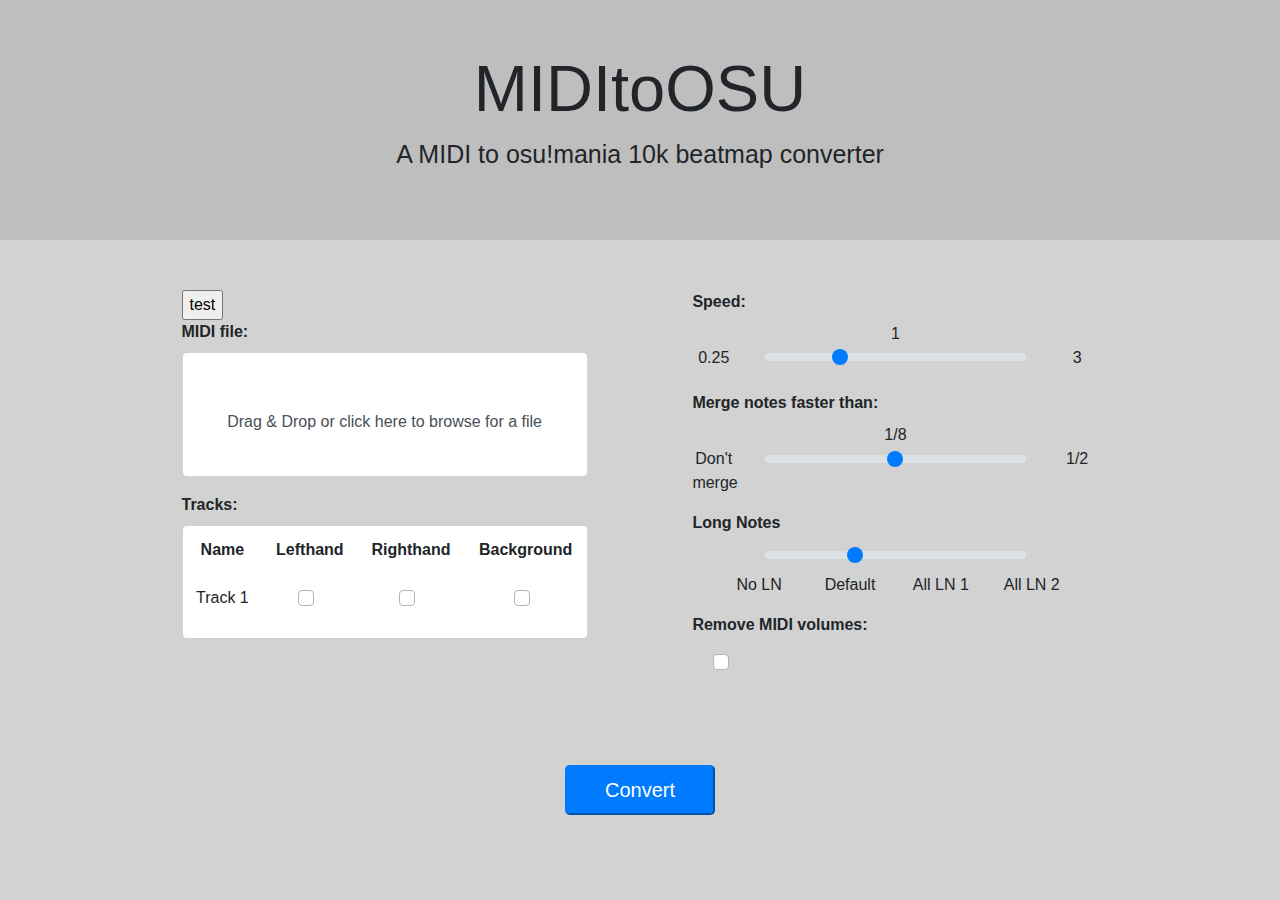
<file: index.html>
<!DOCTYPE html>
<html lang="en">

<head>
    <title>MIDItoOSU</title>

    <meta charset="utf-8" />
    <meta name="viewport" content="width=device-width, initial-scale=1" />

    <link rel="stylesheet" href="css/bootstrap.min.css" />
    <link rel="stylesheet" href="css/style.css" />

    <script src="js/jquery-3.4.1.min.js"></script>
    <script src="js/bootstrap.min.js"></script>
    <script src="js/functions.js"></script>

    <!-- midi.js -->
    <script src="js/MIDI.js"></script>
    <!-- shim -->
	<script src="inc/shim/Base64.js" type="text/javascript"></script>
	<script src="inc/shim/Base64binary.js" type="text/javascript"></script>
	<script src="inc/shim/WebAudioAPI.js" type="text/javascript"></script>
	<script src="inc/shim/WebMIDIAPI.js" type="text/javascript"></script>
	<!-- jasmid package -->
	<script src="inc/jasmid/stream.js"></script>
	<script src="inc/jasmid/midifile.js"></script>
	<script src="inc/jasmid/replayer.js"></script>
	<!-- midi.js package -->
	<script src="js/midi/audioDetect.js" type="text/javascript"></script>
	<script src="js/midi/gm.js" type="text/javascript"></script>
	<script src="js/midi/loader.js" type="text/javascript"></script>
	<script src="js/midi/plugin.audiotag.js" type="text/javascript"></script>
	<script src="js/midi/plugin.webaudio.js" type="text/javascript"></script>
	<script src="js/midi/plugin.webmidi.js" type="text/javascript"></script>
	<script src="js/midi/player.js" type="text/javascript"></script>
	<script src="js/midi/synesthesia.js" type="text/javascript"></script>
	<!-- utils -->
	<script src="js/util/dom_request_xhr.js" type="text/javascript"></script>
	<script src="js/util/dom_request_script.js" type="text/javascript"></script>
	<!-- includes -->
	<script src="inc/timer.js" type="text/javascript"></script>
	<script src="inc/colorspace.js" type="text/javascript"></script>
	<script src="inc/event.js" type="text/javascript"></script>
</head>


<body>
    <header>
        <div id="header-content">
            <h1>MIDItoOSU</h1>
            <p>A MIDI to osu!mania 10k beatmap converter</p>
        </div>
    </header>


    <main>
        <form action="php/convert.php" method="post">
            <div class="row">
                <div class="col" id="main-content-1">
                    <input type="button" id="test" value="test">
                    <div class="form-group">
                        <label for="midi" title="Upload a MIDI file. This file will later be converted to a beatmap."><b>MIDI file:</b></label>
                        <label for="midi" class="form-control" id="choose-midi">
                            Drag & Drop or click here to browse for a file
                        </label>
                        <input type="file" accept=".mid" id="midi" name="midi" hidden />
                    </div>

                    <div class="form-group">
                        <label id="tracks-label" title="The tracks inside the file. Click on one to see more options."><b>Tracks:</b></label>
                        <div id="tracks">
                            <table class="table table-borderless" id="tracks-table">
                                <thead>
                                    <tr>
                                        <th title="The name of the track. This could be the name given by the file, the instrument or just 'Track x' depending on the data in the file.">Name</th>
                                        <th title="Check this to add the notes in this track to the first 5 columns of the beatmap.">Lefthand</th>
                                        <th title="Check this to add the notes in this track to the last 5 columns of the beatmap.">Righthand</th>
                                        <th title="Check this to add this track to the background music. You will not have to press any buttons.">Background</th>
                                    </tr>
                                </thead>
                                <tbody>
                                    <tr class="track-row" id="track-1">
                                        <td>Track 1</td>
                                        <td>
                                            <div class="custom-control custom-checkbox">
                                                <input type="checkbox" class="custom-control-input"
                                                    id="track-1-lefthand" name="track-1-lefthand">
                                                <label class="custom-control-label" for="track-1-lefthand"></label>
                                            </div>
                                        </td>
                                        <td>
                                            <div class="custom-control custom-checkbox">
                                                <input type="checkbox" class="custom-control-input"
                                                    id="track-1-righthand" name="track-1-righthand">
                                                <label class="custom-control-label" for="track-1-righthand"></label>
                                            </div>
                                        </td>
                                        <td>
                                            <div class="custom-control custom-checkbox">
                                                <input type="checkbox" class="custom-control-input"
                                                    id="track-1-background" name="track-1-background">
                                                <label class="custom-control-label" for="track-1-background"></label>
                                            </div>
                                        </td>
                                    </tr>
                                    <tr id="track-1-options-1" hidden>
                                        <td>
                                            <input type="button" class="form-control track-preview" value="play"
                                                id="track-1-preview" title="Start playing, pause or resume this track with the settings on the page."/>
                                        </td>
                                        <td>
                                            <select class="form-control track-sound" id="track-1-sound"
                                                name="track-1-sound" title="Change the sound of the notes in this track. Select 'Add custom sound' to browse for and add your own sound. Your sound files must be inside one of the following archives: .zip, .rar, .7z and must have the following structure: WORK IN PROGRESS">
                                                <option value="Custom">Add custom sound</option>
                                                <option value="Piano 1" selected>Piano 1</option>
                                                <option value="Piano 2">Piano 2</option>
                                                <option value="Piano 3">Piano 3</option>
                                                <option value="Violin 1">Violin 1</option>
                                                <option value="Violin 2">Violin 2</option>
                                                <option value="Trumpet">Trumpet</option>
                                            </select>
                                        </td>
                                        <td colspan="2" title="The volume difference of the track. This will not make all notes sound equally loud but rather make them x times louder/more silent than they are in the file. To make every note sound equally loud, check the 'Remove MIDI volumes' checkbox on the right. To not use sound for this track, slide all the way to the left.">
                                            <div class="row">
                                                <div class="col-md-12 text-center">
                                                    <span id="track-1-volume-value">100</span>
                                                </div>
                                            </div>
                                            <div class="row range-div">
                                                <div class="col-md-2">
                                                    <span>No sound</span>
                                                </div>
                                                <div class="col-md-8">
                                                    <input type="range" class="custom-range track-volume" min="0"
                                                        max="200" step="5" value="100" id="track-1-volume"
                                                        name="track-1-volume">
                                                </div>
                                                <div class="col-md-2">
                                                    <span>200</span>
                                                </div>
                                            </div>
                                        </td>
                                    </tr>
                                    <tr id="track-1-options-2" hidden>
                                        <td colspan="4" title="The time bar of the track being played. See this as one of those bars under a video or music player.">
                                            <div class="row">
                                                <div class="col-md-12 text-center">
                                                    <span id="track-1-timebar-value">0</span>
                                                </div>
                                            </div>
                                            <div class="row range-div">
                                                <div class="col-md-2">
                                                    <span>0</span>
                                                </div>
                                                <div class="col-md-8">
                                                    <input type="range" class="custom-range track-timebar" min="0"
                                                        max="180" step="1" value="0" id="track-1-timebar">
                                                </div>
                                                <div class="col-md-2">
                                                    <span>180</span>
                                                </div>
                                            </div>
                                        </td>
                                    </tr>
                                </tbody>
                            </table>
                        </div>
                    </div>

                    <input type="file" accept=".zip,.rar,.7z" id="custom-sound" hidden />
                </div>


                <div class="col" id="main-content-2">
                    <div class="form-group">
                        <label for="speed" title="The speed of the beatmap. See this as making it x times slower/faster."><b>Speed:</b></label>
                        <div class="row">
                            <div class="col-md-12 text-center">
                                <span id="speed-value">1</span>
                            </div>
                        </div>
                        <div class="row range-div">
                            <div class="col-md-2">
                                <span>0.25</span>
                            </div>
                            <div class="col-md-8">
                                <input type="range" class="custom-range" min="0.25" max="3" step="0.25" value="1"
                                    id="speed" name="speed">
                            </div>
                            <div class="col-md-2">
                                <span>3</span>
                            </div>
                        </div>
                    </div>

                    <div class="form-group">
                        <label for="merge" title="The interval at which notes will be put on the same spot/time. Slide all the way left to disable this feature."><b>Merge notes faster than:</b></label>
                        <div class="row">
                            <div class="col-md-12 text-center">
                                <span id="merge-value">1/8</span>
                            </div>
                        </div>
                        <div class="row range-div">
                            <div class="col-md-2">
                                <span>Don't merge</span>
                            </div>
                            <div class="col-md-8">
                                <input type="range" class="custom-range" min="0" max="4" step="1" value="2" id="merge"
                                    name="merge">
                            </div>
                            <div class="col-md-2">
                                <span>1/2</span>
                            </div>
                        </div>
                    </div>

                    <div class="form-group">
                        <label for="ln" title="How notes are handled. Hover over the specific options to learn more."><b>Long Notes</b></label>
                        <div class="row">
                            <div class="col-md-2"></div>
                            <div class="col-md-8" style="width: 80%;">
                                <input type="range" class="custom-range" min="0" max="3" step="1" value="1" id="ln"
                                    name="ln">
                            </div>
                            <div class="col-md-2"></div>
                        </div>
                        <div class="row">
                            <div class="col-md-1"></div>
                            <div class="col text-center" title="Makes every note a short note.">
                                <span>No LN</span>
                            </div>
                            <div class="col text-center" title="Looks at the length of the note in the file and decides if it should be a long note or a short note.">
                                <span>Default</span>
                            </div>
                            <div class="col text-center" title="Makes every note the length it is in the file.">
                                <span>All LN 1</span>
                            </div>
                            <div class="col text-center" title="Makes every note the length it is in the file and extends it untill the next note. This way you will always be pressing at least one button.">
                                <span>All LN 2</span>
                            </div>
                            <div class="col-md-1"></div>
                        </div>
                    </div>

                    <div class="form-group">
                        <label for="singletone" title="Ignores the volume values in the file making every note in a track the same volume. The volume of different tracks can still vary by changing their volume slide."><b>Remove MIDI volumes:</b></label>
                        <div class="custom-control custom-checkbox" id="singletone-div">
                            <input type="checkbox" class="custom-control-input" id="singletone" name="singletone">
                            <label class="custom-control-label" for="singletone"></label>
                        </div>
                    </div>
                </div>
            </div>


            <div class="form-group text-center" id="submit-div">
                <button type="submit" id="submit" class="btn-lg btn-primary" title="Checks if you have done everything to start converting. If you have not, a popup will show telling you what you still have to do. If you have, it will start the converting process.">Convert</button>
            </div>
        </form>
    </main>

    
    <script>
        $(document).ready(function () {
            $("#test").click(function(){
                MIDI.loadPlugin({
                    soundfontUrl: "soundfont/",
                    instrument: "acoustic_grand_piano",
                    onprogress: function(state, progress) {
                        console.log(state, progress);
                    },
                    onsuccess: function() {
                        var file = $("#midi").prop("files")[0];
                        
                        var reader = new FileReader();
                        reader.readAsDataURL(file);
                        reader.onload = function () {
                            var b64 = reader.result;

                            var player = MIDI.Player;
                            midi.BPM = 120;
                            player.timeWarp = 1;
                            player.loadFile(b64, player.start);
                        };

                        // var b64 = 'data:@file/midi;base64,TVRoZAAAAAYAAQACAeBNVHJrAAAZ9wD/CA1GbG93ZXIgRGFuY2UAAP8KKE11c2ljIGJ5IERKIE9rYXdhcmkKTHlyaWNzIGJ5IEsuWS4gSG9uZwAA/1gEBAIYCAD/WQIFAAD/[base64]/[base64]/UHc/AAFJUHdJAAE/UHc/AAFHUHdHAAE/UHc/AAFLUHdLAAE/UHc/AAFJUHdJAAFAUHdAAAFHUHdHAAFAUHdAAAFGUHdGAAFAUHdAAAFEUHdEAAFAUHdAAAFDUABAUAA9UIFvQwAAQAAAPQABRFAAQFAAPVCBb0QAAEAAAD0AAUZQAEBQAD1QgW9GAABAAAA9AAE/[base64]/AAFHUHdHAAE/UHc/AAFGUHdGAAE/UHc/AAFHUHdHAAE/UHc/AAFJUHdJAAE/UHc/AAFGUHdGAAE6UHc6AAFEUHdEAAE6UHc6AAFCUHdCAAE6UHc6AAE/UHc/AAFCUHdCAAFEUHdEAAE7UHc7AAFCUHdCAAE7UHc7AAFEUHdEAAE7UHc7AAFEUHdEAAFHUHdHAAFCUHdCAAE7UHc7AAFAUHdAAAE7UHc7AAE/[base64]/UHc/AAFJUHdJAAE/UHc/AAFHUHdHAAE/UHc/AAFLUHdLAAE/UHc/AAFJUHdJAAFAUHdAAAFHUHdHAAFAUHdAAAFGUHdGAAFAUHdAAAFEUHdEAAFAUHdAAAFDUABAUAA9UIFvQwAAQAAAPQABRFAAQFAAPVCBb0QAAEAAAD0AAUZQAEBQAD1QgW9GAABAAAA9AAE/[base64]/[base64]/UQMPQkAAkEtAd0sAAVVAAFJAd1UAAFIAAVdAAFNAgW9XAABTAAFQQIFvUAABSUCBb0kAAUtAgW9LAAFJQIFvSQABRECBb0QAAUlAgW9JAAH/UQMUzrUAkEshgW9LAAFJIYFvSQABUCGBb1AAAUkhgW9JAAFLIYFvSwABSSGBb0kAAUQhgW9EAAFJIYFvSQAB/y8ATVRyawAAGBkA/1kCBQAAwQAAsUB/AJE0UAKxB2QCCkACWx4CXR6BZ5E0AAE7UIFvOwABQFCBb0AAAUJQgW9CAAFEUINfRAABKFCDX7FAAACRKAABsUB/AJE2UIFvNgABPVCBbz0AAUJQgW9CAAFEUIFvRAABRlCDX0YAASpQg1+xQAAAkSoAAbFAfwCROFCBbzgAAT9QgW8/[base64]/AJE2UIFvNgABPVCBbz0AAUJQgW9CAAFEUIFvRAABRlCDX0YAATZQACpQg1+xQAAAkTYAACoAAbFAfwCROFCBbzgAAT9QgW8/AAFEUIFvRAABRlCBb0YAAUdQg19HAAE4UAAsUINfsUAAAJE4AAAsAAEsUAAgUI5/LAAAIAABsUB/gXCRO1CDXzsAgXE4UIFvOAABPVCBbz0AAUJQg1+xQAAAkUIAAbFAfwCRL1CBby8AATpQgW86AAE/UIFvPwABQ1CBb0MAAThQgW84AAE/UIFvPwABRFCBb0QAAT9QgW+xQAAAkT8AAbFAfwCRNFCBbzQAATtQgW87AAFAUIFvQAABO1CBbzsAATZQgW82AAE9UIFvPQABQlCBb0IAAT1QgW+xQAAAkT0AAbFAfwCROFCBbzgAAT9QgW8/AAFEUIFvRAABRlCBb0YAAUdQgW9HAAE/UIFvPwABRFCDX7FAAACRRAABsUB/[base64]/UAA6UAA2UIFvPwAAOgAANgABP1AAOlAANlCDX7FAAACRPwAAOgAANgABsUB/AJE0UAAoUIFvNAAAKAABOFB3OAABNlB3NgABOFCBbzgAATtQdzsAAThQdzgAAS9QgW8vAAE/[base64]/UHc/AAE9UAAxUIFvPQAAMQABO1AAL1CBbzsAAC8AATpQAC5Qg1+xQAAAkToAAC4AAbFAfwCROFAALFCBbzgAACwAATtQdzsAATpQdzoAAT1Qdz0AATtQdzsAATpQdzoAATtQdzsAATNQgW8zAAE6UAA2UIFvOgAANgABNlCDX7FAAACRNgABsUB/AJE0UAAoUIFvNAAAKAABOFB3OAABNlB3NgABOFB3OAABOlB3OgABO1B3OwABOFB3OAABL1CBby8AATZQgW82AAE7UIFvOwABNlCBb7FAAACRNgABsUB/[base64]/AJEvUIFvLwABOlCBbzoAAT9QgW8/AAFDUIFvQwABOFCBbzgAAT9QgW8/AAFEUIFvRAABP1CBb7FAAACRPwABsUB/AJE0UIFvNAABO1CBbzsAAUBQgW9AAAE7UIFvOwABNlCBbzYAAT1QgW89AAFCUIFvQgABPVCBb7FAAACRPQABsUB/AJE4UIFvOAABP1CBbz8AAURQgW9EAAFGUIFvRgABR1CBb0cAAT9QgW8/AAFEUINfsUAAAJFEAAGxQH8AkTRQgW80AAE7UINfOwCBcTZQgW82AAE9UIFvPQABQlCDX7FAAACRQgABsUB/AJEnUIFvJwABLlCBby4AATNQgW8zAAE6UIFvOgABOFAAM1AALFCHP7FAAACROAAAMwAALAABsUB/AJEoUIFvKAABL1CBby8AATRQgW80AAEvUIFvLwABKlCBbyoAATFQgW8xAAE2UIFvNgABMVCBb7FAAACRMQABsUB/AJEsUIFvLAABM1CBbzMAAThQgW84AAE6UIFvOgABO1CBbzsAAThQACxQgW84AAAsAAEzUAAnUIFvMwAAJwABLFAAIFCBb7FAAACRLAAAIAABsUB/AJE4UAAsUIFvOAAALAABO1B3OwABOlB3OgABPVB3PQABO1B3OwABOlB3OgABO1B3OwABM1CBbzMAAT9QADpQADZQgW8/AAA6AAA2AAE/UAA6UAA2UINfsUAAAJE/AAA6AAA2AAGxQH8AkTRQAChQgW80AAAoAAE4UHc4AAE2UHc2AAE4UIFvOAABO1B3OwABOFB3OAABL1CBby8AAT9QADtQgXBCUIFvQgAAPwAAOwABQlCBb7FAAACRQgABsUB/[base64]/[base64]/AJExUAAlUIFvMQAAJQABL1AAI1CBby8AACMAAS5QACJQgmcuAAAiAAEsUAAgUHcsAAAgAAEsUAAgUIFvLAAAIAABM1CBbzMAAThQg1+xQAAAkTgAAbFAfwCRQFCDX0AAAUBQg19AAAFCUINfQgABP1CDX7FAAACRPwABsUB/AJFEUINfRAABP1CDXz8AAThQg184AAE/UINfsUAAAJE/AAGxQH8AkUBQg19AAAFEUINfRAABQlCDX0IAAT9Qg1+xQAAAkT8AAbFAfwCRRFCDX0QAAT9Qg18/AAFEUINfRAABP1CDX7FAAACRPwABsUB/AJFAUIc/QAABQlCDX0IAAT9Qg1+xQAAAkT8AAbFAfwCRRFCDX0QAAT9Qg18/AAFEUINfRAABP1CDX7FAAACRPwABsUB/AJFAUIc/QAABQlCDX0IAAT9Qg1+xQAAAkT8AAbFAfwCROFCBbzgAAT9QgW8/AAFEUIFvRAABRlCBb0YAAUdQgW9HAAE/UIFvPwABRFCDX7FAAACRRAABsUB/AJEoUIFvKAABL1CBby8AATRQgW80AAEvUIFvLwABKlCBbyoAATFQgW8xAAE2UIFvNgABMVCBb7FAAACRMQABsUB/AJEsUIFvLAABM1CBbzMAAThQgW84AAEzUIFvMwABLFCBbywAAThQgW84AAEzUIFvMwABO1CBb7FAAACROwABsUB/AJEoUIFvKAABL1CBby8AATRQgW80AAEvUIFvLwABKlCBbyoAATFQgW8xAAE2UIFvNgABMVCBb7FAAACRMQABsUB/AJEsUIFvLAABM1CBbzMAAThQgW84AAEzUIFvMwABO1CBbzsAATNQgW8zAAE4UIFvOAABM1CBb7FAAACRMwABsUB/AJEoUIFvKAABL1CBby8AATRQgW80AAEvUIFvLwABKlCBbyoAATFQgW8xAAE2UIFvNgABMVCBb7FAAACRMQABsUB/AJEgUIFvIAABJ1CBbycAASxQgW8sAAEnUIFvJwABL1CBby8AASdQgW8nAAEsUIFvLAABJ1CBb7FAAACRJwABsUB/[base64]/AJE4UAAsUIFvOAAALAABOFCBbzgAAT9QADtQgW8/AAA7AAE4UIFvOAABO1CBbzsAAThQACxQgW84AAAsAAE/UAA7UIFvPwAAOwABOFCBb7FAAACROAABsUB/[base64]/AJEsUIFvLAABM1CBbzMAAThQgW84AAE6UIFvOgABO1CDXzsAASxQg1+xQAAAkSwAAbFAfwCRLFAAIFCDXywAACAAASxQACBQg18sAAAgAAEsUAAgUINfLAAAIAABK1AAH1CDX7FAAACRKwAAHwABsUB/[base64]/[base64]/[base64]/UHc/AAE9UHc9AAE7UHc7AAE6UIFvOgABP1AAM1AAM1CBbz8AADMAADMAAT1QADFQADFQgW89AAAxAAAxAAE7UAAvUAAvUIFvOwAALwAALwABP1AAM1AAM1CBb7FAAACRPwAAMwAAMwABsUB/[base64]/AJEoUIFvKAABLFB3LAABKlB3KgABLFB3LAABLlB3LgABL1B3LwABLFB3LAABI1CBbyMAASpQgW8qAAEvUIFvLwABKlCBb7FAAACRKgABsUB/[base64]/AJE2UIFvNgABPVCBbz0AAUJQgW9CAAFEUIFvRAABRlCDX0YAASpQg1+xQAAAkSoAAbFAfwCROFCBbzgAAT9QgW8/AAFEUIFvRAABRlCBb0YAAUdQg19HAAEsUINfsUAAAJEsAAGxQH+BcJFXUIFvVwABXFCBb1wAAV5QgW9eAAFfUIFvXwABXlCBb14AAVxQgW9cAAFXUIFvsUAAAJFXAAGxQH8AkTRAgW80AAE7QIFvOwABQECBb0AAAUJAgW9CAAFEQINfRAABNECDX7FAAACRNAABsUB/AJE2QIFvNgABPUCBbz0AAUJAgW9CAAFEQIFvRAABRkCDX0YAATZAACpAg1+xQAAAkTYAACoAAbFAfwCRODGBbzgAAT8xgW8/AAFEMYFvRAABRjGBb0YAAUcxg19HAAE4MQAsMYNfsUAAAJE4AAAsAAEsIQAgIY5/LAAAIAAB/y8A';
                        


                        // player.addListener(function(data) {
                        //     var now = data.now; // where we are now
                        //     var end = data.end; // time when song ends
                        //     var channel = data.channel; // channel note is playing on
                        //     var message = data.message; // 128 is noteOff, 144 is noteOn
                        //     var note = data.note; // the note
                        //     var velocity = data.velocity; // the velocity of the note
                        // });

                        // console.log(now);
                        // console.log(end);
                        // console.log(channel);
                        // console.log(message);
                        // console.log(note);
                        // console.log(velocity);
                    }
                });
            });


            $("#midi").change(function () {
                if (!uploadedFileIsMidi()) {
                    $("#choose-file").text("Please choose a valid file type");
                    return;
                }

                var midiFile = $(this).prop("files")[0];
                var reader = new FileReader();

                $("#choose-midi").text(midiFile.name + " selected");

                reader.readAsArrayBuffer(midiFile);
                reader.onloadend = function () {
                    var buffer = reader.result;
                    var view = new DataView(buffer, 0, 14);
                    var trackCount = view.getUint16(10);

                    $("#tracks-table > tbody").empty();
                    for (var i = 0; i < trackCount; i++) {
                        var trackNumber = i + 1;

                        $("#tracks-table > tbody").append(`
                            <tr class="track-row" id="track-` + trackNumber + `">
                                <td>Track ` + trackNumber + `</td>
                                <td>
                                    <div class="custom-control custom-checkbox">
                                        <input type="checkbox" class="custom-control-input"
                                            id="track-` + trackNumber + `-lefthand" name="track-` + trackNumber + `-lefthand">
                                        <label class="custom-control-label" for="track-` + trackNumber + `-lefthand"></label>
                                    </div>
                                </td>
                                <td>
                                    <div class="custom-control custom-checkbox">
                                        <input type="checkbox" class="custom-control-input"
                                            id="track-` + trackNumber + `-righthand" name="track-` + trackNumber + `-righthand">
                                        <label class="custom-control-label" for="track-` + trackNumber + `-righthand"></label>
                                    </div>
                                </td>
                                <td>
                                    <div class="custom-control custom-checkbox">
                                        <input type="checkbox" class="custom-control-input"
                                            id="track-` + trackNumber + `-background" name="track-` + trackNumber + `-background">
                                        <label class="custom-control-label" for="track-` + trackNumber + `-background"></label>
                                    </div>
                                </td>
                            </tr>
                            <tr id="track-` + trackNumber + `-options-1" hidden>
                                <td>
                                    <input type="button" class="form-control track-preview" value="play"
                                        id="track-` + trackNumber + `-preview" title="Start playing, pause or resume this track with the settings on the page."/>
                                </td>
                                <td>
                                    <select class="form-control track-sound" id="track-` + trackNumber + `-sound"
                                        name="track-` + trackNumber + `-sound" title="Change the sound of the notes in this track. Select 'Add custom sound' to browse for and add your own sound. Your sound files must be inside one of the following archives: .zip, .rar, .7z and must have the following structure: WORK IN PROGRESS">
                                        <option value="Custom">Add custom sound</option>
                                        <option value="Piano 1" selected>Piano 1</option>
                                        <option value="Piano 2">Piano 2</option>
                                        <option value="Piano 3">Piano 3</option>
                                        <option value="Violin 1">Violin 1</option>
                                        <option value="Violin 2">Violin 2</option>
                                        <option value="Trumpet">Trumpet</option>
                                    </select>
                                </td>
                                <td colspan="2" title="The volume difference of the track. This will not make all notes sound equally loud but rather make them x times louder/more silent than they are in the file. To make every note sound equally loud, check the 'Remove MIDI volumes' checkbox on the right. To not use sound for this track, slide all the way to the left.">
                                    <div class="row">
                                        <div class="col-md-12 text-center">
                                            <span id="track-` + trackNumber + `-volume-value">100</span>
                                        </div>
                                    </div>
                                    <div class="row range-div">
                                        <div class="col-md-2">
                                            <span>No sound</span>
                                        </div>
                                        <div class="col-md-8">
                                            <input type="range" class="custom-range track-volume" min="0"
                                                max="200" step="5" value="100" id="track-` + trackNumber + `-volume"
                                                name="track-` + trackNumber + `-volume">
                                        </div>
                                        <div class="col-md-2">
                                            <span>200</span>
                                        </div>
                                    </div>
                                </td>
                            </tr>
                            <tr id="track-` + trackNumber + `-options-2" hidden>
                                <td colspan="4" title="The time bar of the track being played. See this as one of those bars under a video or music player.">
                                    <div class="row">
                                        <div class="col-md-12 text-center">
                                            <span id="track-` + trackNumber + `-timebar-value">0</span>
                                        </div>
                                    </div>
                                    <div class="row range-div">
                                        <div class="col-md-2">
                                            <span>0</span>
                                        </div>
                                        <div class="col-md-8">
                                            <input type="range" class="custom-range track-timebar" min="0"
                                                max="180" step="1" value="0" id="track-` + trackNumber + `-timebar">
                                        </div>
                                        <div class="col-md-2">
                                            <span>180</span>
                                        </div>
                                    </div>
                                </td>
                            </tr>
                        `);
                    }
                }
            });

            $("#choose-midi").on("dragover", function (event) {
                event.preventDefault();
                event.stopPropagation();
            });

            $("#choose-midi").on("dragenter", function (event) {
                event.preventDefault();
                event.stopPropagation();
                $(this).text("Drop your file here");
            });

            $("#choose-midi").on("dragleave", function (event) {
                event.preventDefault();
                event.stopPropagation();
                $(this).text("Drag & Drop or click here to browse for a file");
            });

            $("#choose-midi").on("drop", function (event) {
                event.preventDefault();
                event.stopPropagation();

                var files = event.originalEvent.dataTransfer.files;
                $("#midi").prop("files", files);
                $("#midi").trigger("change");
            });


            $("#tracks-label").click(function () {
                $("#track-1").trigger("click");
            });

            $("#tracks-table").on("click", ".track-row", function() {
                var trackOptions1 = $("#" + this.id + "-options-1");
                var trackOptions2 = $("#" + this.id + "-options-2");
                console.log(this.id);

                if ($(this).hasClass("track-row-open")) {
                    $(this).removeClass("track-row-open");
                    trackOptions1.attr("hidden", true);
                    trackOptions2.attr("hidden", true);
                } else {
                    $(this).addClass("track-row-open");
                    trackOptions1.removeAttr("hidden");
                    trackOptions2.removeAttr("hidden");
                }
            });

            $("#tracks-table").on("click", ".track-preview", function() {
                alert("work in progress");
            });

            $("#tracks-table").on("change", ".track-sound", function() {
                if ($(this).val() == "Custom") {
                    alert("work in progress");
                    $("#custom-sound").trigger("click");
                }
            });

            $("#tracks-table").on("mousemove", ".track-volume", function() {
                var text;
                if (this.value == "0") {
                    text = "No sound";
                } else {
                    text = this.value;
                }
                $("#" + this.id + "-value").text(text);
            });

            $("#tracks-table").on("mousemove", ".track-timebar", function() {
                $("#" + this.id + "-value").text(this.value);
            });


            $("#speed").on("mousemove", function () {
                $("#" + this.id + "-value").text(this.value);
            });


            $("#merge").on("mousemove", function () {
                var text;
                switch (this.value) {
                    case "0":
                        text = "Don't merge"
                        break;
                    case "1":
                        text = "1/16"
                        break;
                    case "2":
                        text = "1/8"
                        break;
                    case "3":
                        text = "1/4"
                        break;
                    case "4":
                        text = "1/2"
                        break;
                }
                $("#" + this.id + "-value").text(text);
            });


            $("#no-ln").change(function () {
                if ($(this).is(":checked")) {
                    $("#all-ln").attr("disabled", true);
                } else {
                    $("#all-ln").removeAttr("disabled");
                }
            });

            $("#all-ln").change(function () {
                if ($(this).is(":checked")) {
                    $("#no-ln").attr("disabled", true);
                } else {
                    $("#no-ln").removeAttr("disabled");
                }
            });


            $("form").submit(function () {
                var trackWithHandExists = false;
                var trackCountTest = 2;
                for (var i = 0; i < trackCountTest; i++) {
                    if ($("#track-" + (i + 1) + "-lefthand").is(":checked")) {
                        trackWithHandExists = true;
                        break;
                    }
                    if ($("#track-" + (i + 1) + "-righthand").is(":checked")) {
                        trackWithHandExists = true;
                        break;
                    }
                }

                if (!uploadedFileIsMidi()) {
                    alert("Please upload a valid midi file first!");
                } else if (!trackWithHandExists) {
                    alert("Please choose at least one track to play with!");
                } else {
                    return;
                }

                event.preventDefault();
            });
        });
    </script>
</body>

</html>
</file>
<file: css/style.css>
html,body { 
    height:100%; 
}

body {
    background-color: rgb(210, 210, 210);
}


header {
    position: relative;
    height: 240px;
    background-color: rgb(190, 190, 190);
    /* background-image: url('https://gifimage.net/wp-content/uploads/2018/11/mlg-420-gif-3.gif'); */
}

#header-content {
    text-align: center;
    position: absolute;
    top: 50%;
    left: 50%;
    transform: translate(-50%, -50%);
}

#header-content h1 {
    font-size: 65px;
}

#header-content p {
    font-size: 25px;
}


main {
    padding-top: 50px;
    padding-bottom: 50px;
}

#main-content-1 {
    padding-left: 15%;
    padding-right: 4%;
}

#main-content-2 {
    padding-left: 4%;
    padding-right: 15%;
}


#choose-midi {
    text-align: center;
    line-height: 125px;
    height: 125px;
}

#choose-midi:hover {
    cursor: pointer;
}


#tracks {
    display: block;
    width: 100%;
    background-color: #fff;
    background-clip: padding-box;
    border: 1px solid #ced4da;
    border-radius: 0.25rem;
    text-align: center;
}


.track-row-open {
    background-color: #bbdcff;
}


.range-div div {
    text-align: center;
}


#singletone-div {
    margin-top: 5px;
    margin-left: 5%;
}


#submit-div {
    margin-top: 75px;
}

#submit {
    width: 150px;
}
</file>
